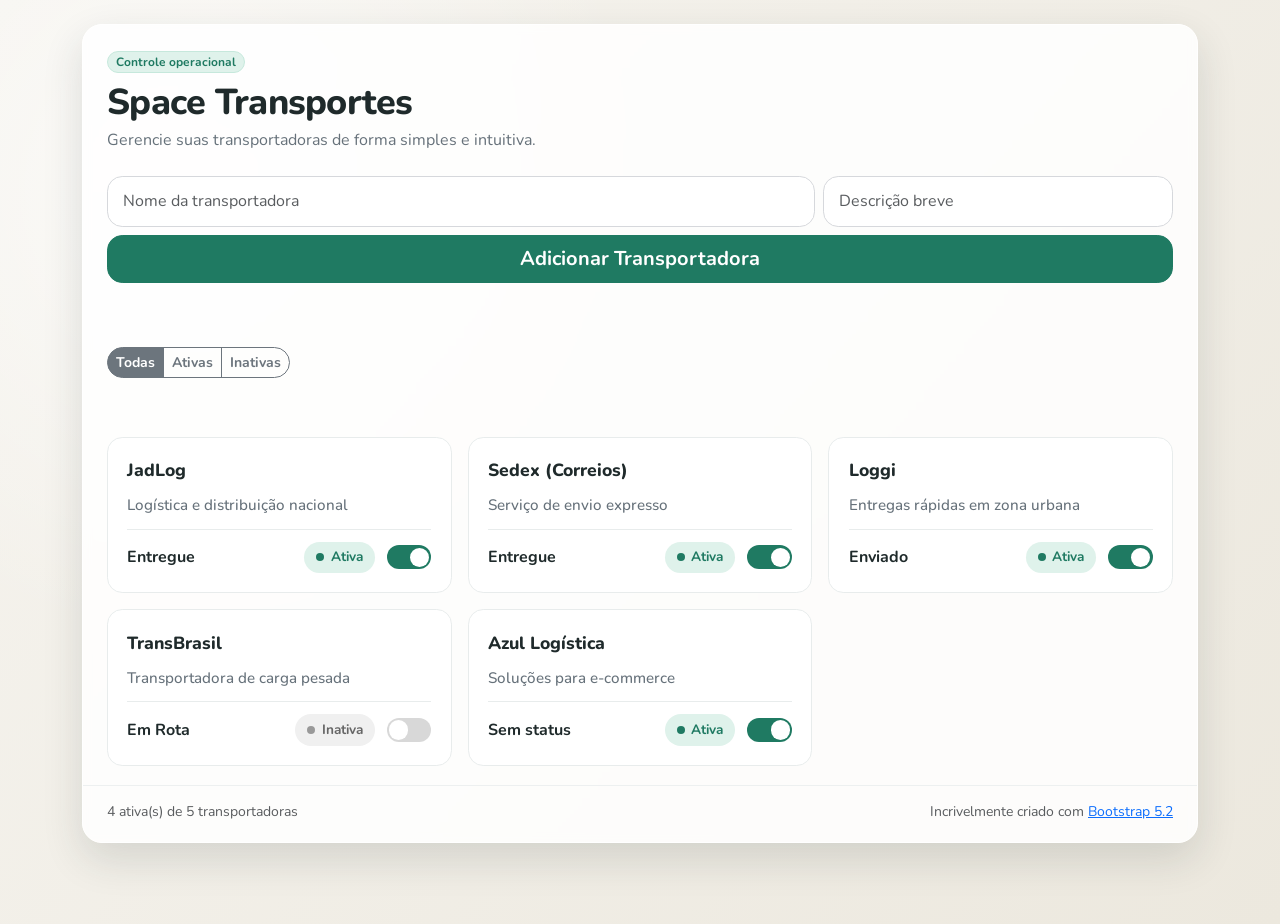
<file: index.html>
<!doctype html>
<html lang="pt-BR">

<head>
  <meta charset="UTF-8" />
  <meta name="viewport" content="width=device-width, initial-scale=1" />
  <title>Space Transportes - Gerenciador de Transportadoras</title>

  <link rel="preconnect" href="https://fonts.googleapis.com" />
  <link rel="preconnect" href="https://fonts.gstatic.com" crossorigin />
  <link href="https://fonts.googleapis.com/css2?family=Nunito:wght@500;700;800&display=swap" rel="stylesheet" />
  <link href="https://cdn.jsdelivr.net/npm/bootstrap@5.2.3/dist/css/bootstrap.min.css" rel="stylesheet"
    integrity="sha384-rbsA2VBKQhggwzxH7pPCaAqO46MgnOM80zW1RWuH61DGLwZJEdK2Kadq2F9CUG65" crossorigin="anonymous" />
  <link rel="stylesheet" href="styles.css" />
</head>

<body>
  <main class="container mt-4">
    <section class="task-card">
      <header class="task-card-header">
        <span class="badge badge-soft rounded-pill">Controle operacional</span>
        <h1 class="heading mt-2">Space Transportes</h1>
        <p class="sub mb-0">Gerencie suas transportadoras de forma simples e intuitiva.</p>
      </header>

      <form id="taskForm" class="task-form" autocomplete="off">
        <div class="row g-2">
          <div class="col-8">
            <input id="taskInput" class="form-control task-input" type="text" placeholder="Nome da transportadora"
              aria-label="Nome da transportadora" maxlength="80" required />
          </div>
          <div class="col-4">
            <input id="taskDesc" class="form-control task-input" type="text" placeholder="Descrição breve"
              aria-label="Descrição da transportadora" maxlength="60" />
          </div>
        </div>
        <div class="mt-2">
          <button class="btn btn-primary btn-lg btn-add" type="submit" style="width: 100%;">Adicionar
            Transportadora</button>
        </div>
      </form>

      <div class="toolbar d-flex align-items-center justify-content-between gap-2 flex-wrap my-5">
        <div class="btn-group btn-group-sm" role="group" aria-label="Filtros">
          <button type="button" class="btn btn-outline-secondary filter-btn active" data-filter="all">
            Todas
          </button>
          <button type="button" class="btn btn-outline-secondary filter-btn" data-filter="active">
            Ativas
          </button>
          <button type="button" class="btn btn-outline-secondary filter-btn" data-filter="done">
            Inativas
          </button>
        </div>
      </div>

      <div class="tasks-wrap">
        <ul id="taskList" class="task-list"></ul>
      </div>

      <footer class="footer-row d-flex align-items-center justify-content-between flex-wrap gap-2">
        <small id="taskCounter" class="text-muted">0 transportadoras</small>
        <small class="text-muted">Incrivelmente criado com <a
            href="https://getbootstrap.com/docs/5.0/components/buttons/" target="_blank"
            rel="noopener noreferrer">Bootstrap 5.2</a></small>
      </footer>
    </section>
  </main>

  <script>
    const STORAGE_KEY = "transporthub.carriers.v1";
    const form = document.getElementById("taskForm");
    const input = document.getElementById("taskInput");
    const descInput = document.getElementById("taskDesc");
    const taskList = document.getElementById("taskList");
    const taskCounter = document.getElementById("taskCounter");
    const filterButtons = [...document.querySelectorAll(".filter-btn")];

    let carriers = [];
    let activeFilter = "all";

    const normalize = (value) => value.trim().replace(/\s+/g, " ");

    const saveCarriers = () => {
      localStorage.setItem(STORAGE_KEY, JSON.stringify(carriers));
    };

    const loadCarriers = () => {
      try {
        const data = JSON.parse(localStorage.getItem(STORAGE_KEY) || "[]");
        if (Array.isArray(data)) {
          carriers = data
            .filter(
              (item) =>
                typeof item.name === "string" &&
                typeof item.description === "string" &&
                typeof item.active === "boolean"
            )
            .map((item) => ({
              ...item,
              status: typeof item.status === "string" ? item.status : "Sem status",
            }));
        }
      } catch {
        carriers = [];
      }
    };

    const getVisibleCarriers = () => {
      if (activeFilter === "active") {
        return carriers.filter((carrier) => carrier.active);
      }
      if (activeFilter === "done") {
        return carriers.filter((carrier) => !carrier.active);
      }
      return carriers;
    };

    const renderCounter = () => {
      const active = carriers.filter((carrier) => carrier.active).length;
      const total = carriers.length;
      const label = total === 1 ? "transportadora" : "transportadoras";
      taskCounter.textContent = `${active} ativa(s) de ${total} ${label}`;
    };

    const renderCarriers = () => {
      const visibleCarriers = getVisibleCarriers();
      taskList.innerHTML = "";

      if (!visibleCarriers.length) {
        taskList.innerHTML = '<li class="empty-state" style="grid-column: 1/-1;">Nenhuma transportadora neste filtro.</li>';
        renderCounter();
        return;
      }

      visibleCarriers.forEach((carrier) => {
        const item = document.createElement("li");
        item.className = "task-item";


        const header = document.createElement("div");
        header.className = "carrier-header";

        const name = document.createElement("p");
        name.className = "carrier-name";
        name.textContent = carrier.name;
        header.appendChild(name);

        const description = document.createElement("p");
        description.className = "carrier-description";
        description.textContent = carrier.description || "Sem descrição";

        const statusRow = document.createElement("div");
        statusRow.className = "carrier-status-row";
        const status = document.createElement("p");
        status.className = "carrier-status";
        status.textContent = carrier.status || "Sem status";
        statusRow.append(status);

        const statusBadge = document.createElement("span");
        statusBadge.className = `status-badge ${carrier.active ? "status-active" : "status-inactive"}`;
        const dot = document.createElement("span");
        dot.className = `status-dot ${carrier.active ? "active" : "inactive"}`;
        const statusText = document.createElement("span");
        statusText.textContent = carrier.active ? "Ativa" : "Inativa";
        statusBadge.append(dot, statusText);

        const toggle = document.createElement("button");
        toggle.className = `toggle-status ${carrier.active ? "active" : ""}`;
        toggle.type = "button";
        toggle.ariaLabel = `Alternar status da transportadora: ${carrier.name}`;
        toggle.addEventListener("click", () => toggleCarrier(carrier.id));

        statusRow.append(statusBadge, toggle);

        item.append(header, description, statusRow);
        taskList.appendChild(item);
      });

      renderCounter();
    };

    const addCarrier = (rawName, rawDesc) => {
      const name = normalize(rawName);
      if (!name) return;
      const description = normalize(rawDesc);

      carriers.unshift({
        id: crypto.randomUUID(),
        name,
        description,
        status: "Em Rota de Entrega",
        active: true,
      });

      saveCarriers();
      renderCarriers();
    };

    const toggleCarrier = (id) => {
      carriers = carriers.map((carrier) =>
        carrier.id === id ? { ...carrier, active: !carrier.active } : carrier
      );
      saveCarriers();
      renderCarriers();
    };

    filterButtons.forEach((button) => {
      button.addEventListener("click", () => {
        activeFilter = button.dataset.filter;
        filterButtons.forEach((btn) => btn.classList.toggle("active", btn === button));
        renderCarriers();
      });
    });

    form.addEventListener("submit", (event) => {
      event.preventDefault();
      addCarrier(input.value, descInput.value);
      input.value = "";
      descInput.value = "";
      input.focus();
    });

    loadCarriers();

    // Adicionar dados de exemplo se não houver transportadoras
    if (carriers.length === 0) {
      carriers = [
        {
          id: crypto.randomUUID(),
          name: "JadLog",
          description: "Logística e distribuição nacional",
          status: "Entregue",
          active: true,
        },
        {
          id: crypto.randomUUID(),
          name: "Sedex (Correios)",
          description: "Serviço de envio expresso",
          status: "Entregue",
          active: true,
        },
        {
          id: crypto.randomUUID(),
          name: "Loggi",
          description: "Entregas rápidas em zona urbana",
          status: "Enviado",
          active: true,
        },
        {
          id: crypto.randomUUID(),
          name: "TransBrasil",
          description: "Transportadora de carga pesada",
          status: "Em Rota",
          active: false,
        },
        {
          id: crypto.randomUUID(),
          name: "Azul Logística",
          description: "Soluções para e-commerce",
          status: "Sem status",
          active: true,
        },
      ];
      saveCarriers();
    }

    renderCarriers();
  </script>
</body>

</html>
</file>
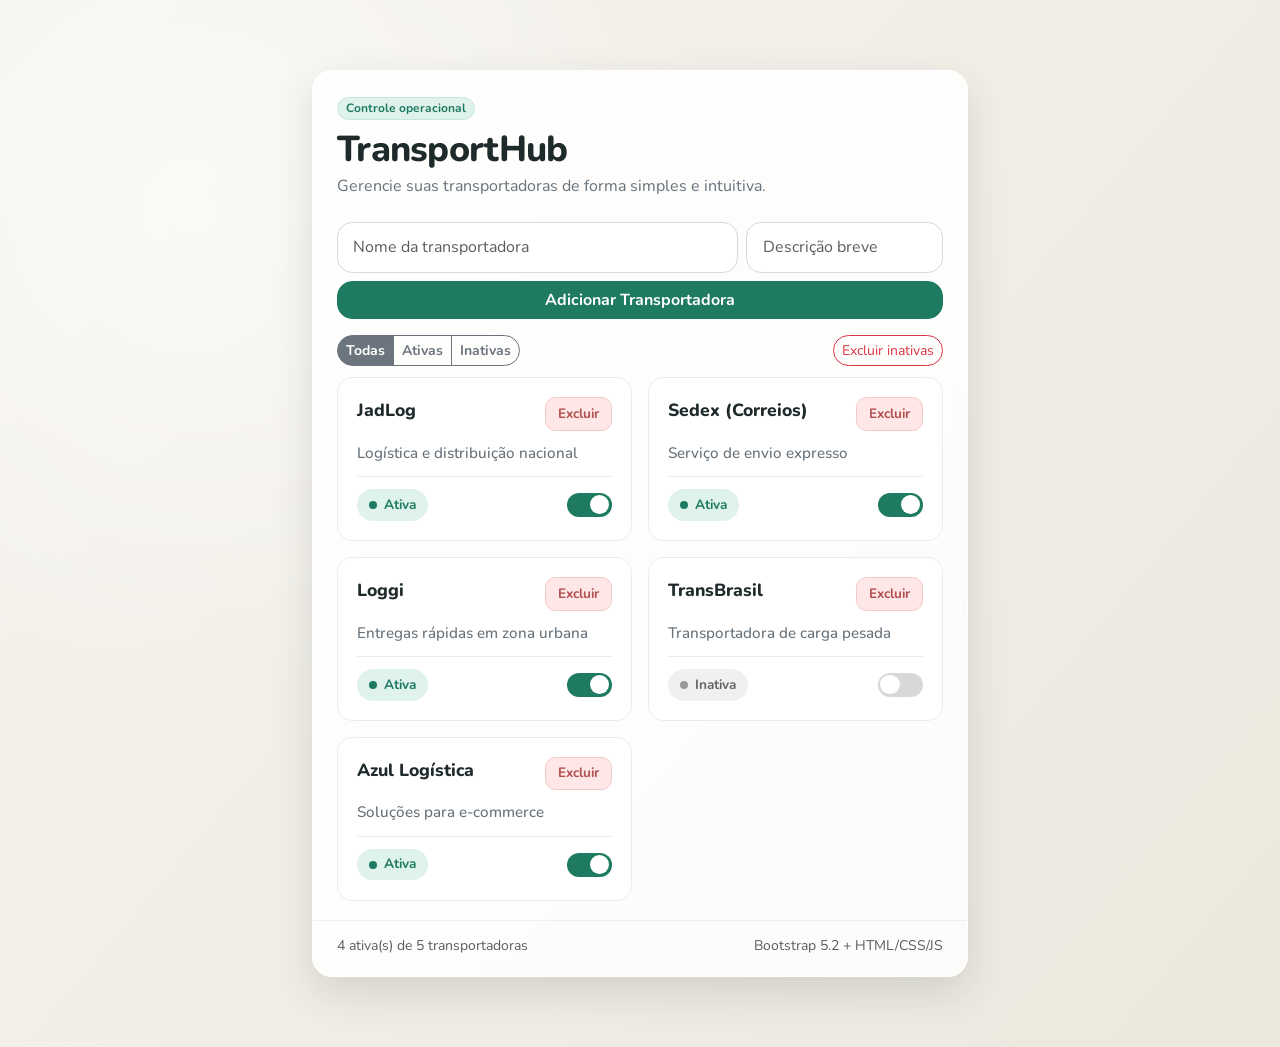
<file: cadastro.html>
<!doctype html>
<html lang="pt-BR">

<head>
  <meta charset="UTF-8" />
  <meta name="viewport" content="width=device-width, initial-scale=1" />
  <title>TransportHub - Gerenciador de Transportadoras</title>

  <link rel="preconnect" href="https://fonts.googleapis.com" />
  <link rel="preconnect" href="https://fonts.gstatic.com" crossorigin />
  <link href="https://fonts.googleapis.com/css2?family=Nunito:wght@500;700;800&display=swap" rel="stylesheet" />
  <link href="https://cdn.jsdelivr.net/npm/bootstrap@5.2.3/dist/css/bootstrap.min.css" rel="stylesheet"
    integrity="sha384-rbsA2VBKQhggwzxH7pPCaAqO46MgnOM80zW1RWuH61DGLwZJEdK2Kadq2F9CUG65" crossorigin="anonymous" />

  <style>
    :root {
      --bg-start: #f6f4ef;
      --bg-end: #ece8de;
      --card: rgba(255, 255, 255, 0.85);
      --text-main: #1f2a2b;
      --text-soft: #66717a;
      --accent: #1f7a62;
      --accent-soft: #dff2eb;
      --danger-soft: #ffe7e7;
      --shadow: 0 16px 40px rgba(36, 49, 48, 0.14);
    }

    * {
      box-sizing: border-box;
    }

    body {
      min-height: 100vh;
      font-family: "Nunito", sans-serif;
      color: var(--text-main);
      background: radial-gradient(circle at 15% 20%, #ffffff99 0%, transparent 35%),
        linear-gradient(130deg, var(--bg-start), var(--bg-end));
    }

    .shell {
      max-width: 720px;
      margin: clamp(1.25rem, 3vw, 3rem) auto;
      padding: clamp(1rem, 3vw, 2rem);
    }

    .task-card {
      border: 1px solid #ffffff;
      border-radius: 1.25rem;
      background: var(--card);
      backdrop-filter: blur(4px);
      box-shadow: var(--shadow);
      overflow: hidden;
      animation: rise 0.55s ease;
    }

    .task-card-header {
      padding: 1.5rem 1.5rem 1rem;
    }

    .badge-soft {
      color: var(--accent);
      background-color: var(--accent-soft);
      border: 1px solid #c6e8dc;
      font-weight: 700;
    }

    .heading {
      font-size: clamp(1.6rem, 4vw, 2.25rem);
      font-weight: 800;
      letter-spacing: -0.02em;
      margin-bottom: 0.2rem;
    }

    .sub {
      color: var(--text-soft);
    }

    .task-form {
      padding: 0.5rem 1.5rem 0;
    }

    .task-input {
      border-radius: 0.95rem;
      border: 1px solid #d6d8dc;
      padding: 0.78rem 0.95rem;
    }

    .task-input:focus {
      border-color: #92ccb9;
      box-shadow: 0 0 0 0.25rem #1f7a621f;
    }

    .btn-add {
      border-radius: 0.95rem;
      font-weight: 700;
      background-color: var(--accent);
      border-color: var(--accent);
    }

    .btn-add:hover,
    .btn-add:focus {
      background-color: #18624f;
      border-color: #18624f;
    }

    .toolbar {
      padding: 1rem 1.5rem 0.4rem;
    }

    .filter-btn {
      border-radius: 999px;
      font-weight: 700;
    }

    .tasks-wrap {
      padding: 0.3rem 1.5rem 1.2rem;
    }

    .task-list {
      list-style: none;
      margin: 0;
      padding: 0;
      display: grid;
      grid-template-columns: repeat(auto-fill, minmax(280px, 1fr));
      gap: 1rem;
    }

    .task-item {
      display: flex;
      flex-direction: column;
      border: 1px solid #e8ecec;
      border-radius: 0.95rem;
      padding: 1.2rem;
      background: #fff;
      animation: fadeUp 0.28s ease both;
    }

    .task-item:last-child {
      margin-bottom: 0;
    }

    .carrier-header {
      display: flex;
      justify-content: space-between;
      align-items: flex-start;
      gap: 0.75rem;
      margin-bottom: 0.75rem;
    }

    .carrier-name {
      margin: 0;
      font-weight: 800;
      font-size: 1.1rem;
      color: var(--text-main);
      flex: 1;
    }

    .carrier-description {
      margin: 0 0 0.75rem 0;
      color: var(--text-soft);
      font-weight: 500;
      font-size: 0.95rem;
      line-height: 1.4;
    }

    .carrier-status-row {
      display: flex;
      justify-content: space-between;
      align-items: center;
      gap: 0.75rem;
      padding-top: 0.75rem;
      border-top: 1px solid #e8ecec;
    }

    .carrier-status {
      margin: 0;
      min-width: 0;
      flex: 1;
      font-weight: 700;
      color: var(--text-main);
    }

    .status-badge {
      display: inline-flex;
      align-items: center;
      gap: 0.4rem;
      padding: 0.35rem 0.75rem;
      border-radius: 999px;
      font-weight: 700;
      font-size: 0.85rem;
      flex-shrink: 0;
    }

    .status-active {
      background: var(--accent-soft);
      color: var(--accent);
    }

    .status-inactive {
      background: #f0f0f0;
      color: #666;
    }

    .status-dot {
      width: 0.5rem;
      height: 0.5rem;
      border-radius: 50%;
      display: inline-block;
    }

    .status-dot.active {
      background: var(--accent);
    }

    .status-dot.inactive {
      background: #999;
    }

    .toggle-status {
      position: relative;
      display: inline-flex;
      width: 2.8rem;
      height: 1.5rem;
      background: #d8d8d8;
      border-radius: 999px;
      cursor: pointer;
      border: none;
      padding: 0;
      margin: 0;
      transition: background 0.2s ease;
      flex-shrink: 0;
    }

    .toggle-status.active {
      background: var(--accent);
    }

    .toggle-status::after {
      content: "";
      position: absolute;
      width: 1.2rem;
      height: 1.2rem;
      background: white;
      border-radius: 50%;
      top: 0.15rem;
      left: 0.15rem;
      transition: left 0.2s ease;
    }

    .toggle-status.active::after {
      left: 1.45rem;
    }

    .btn-trash {
      border: 1px solid #f0c8c8;
      color: #b24f4f;
      background: var(--danger-soft);
      border-radius: 0.65rem;
      padding: 0.35rem 0.75rem;
      font-size: 0.85rem;
      font-weight: 700;
    }

    .btn-trash:hover {
      background: #ffdcdc;
    }

    .empty-state {
      border: 1px dashed #d8dddd;
      border-radius: 0.95rem;
      color: var(--text-soft);
      padding: 1rem;
      text-align: center;
      font-weight: 700;
    }

    .footer-row {
      border-top: 1px solid #edf0f0;
      padding: 0.9rem 1.5rem 1.25rem;
    }

    @keyframes rise {
      from {
        opacity: 0;
        transform: translateY(8px);
      }

      to {
        opacity: 1;
        transform: translateY(0);
      }
    }

    @keyframes fadeUp {
      from {
        opacity: 0;
        transform: translateY(5px);
      }

      to {
        opacity: 1;
        transform: translateY(0);
      }
    }
  </style>
</head>

<body>
  <main class="shell">
    <section class="task-card">
      <header class="task-card-header">
        <span class="badge badge-soft rounded-pill">Controle operacional</span>
        <h1 class="heading mt-2">TransportHub</h1>
        <p class="sub mb-0">Gerencie suas transportadoras de forma simples e intuitiva.</p>
      </header>

      <form id="taskForm" class="task-form" autocomplete="off">
        <div class="row g-2">
          <div class="col-8">
            <input id="taskInput" class="form-control task-input" type="text" placeholder="Nome da transportadora"
              aria-label="Nome da transportadora" maxlength="80" required />
          </div>
          <div class="col-4">
            <input id="taskDesc" class="form-control task-input" type="text" placeholder="Descrição breve"
              aria-label="Descrição da transportadora" maxlength="60" />
          </div>
        </div>
        <div class="mt-2">
          <button class="btn btn-primary btn-add" type="submit" style="width: 100%;">Adicionar Transportadora</button>
        </div>
      </form>

      <div class="toolbar d-flex align-items-center justify-content-between gap-2 flex-wrap">
        <div class="btn-group btn-group-sm" role="group" aria-label="Filtros">
          <button type="button" class="btn btn-outline-secondary filter-btn active" data-filter="all">
            Todas
          </button>
          <button type="button" class="btn btn-outline-secondary filter-btn" data-filter="active">
            Ativas
          </button>
          <button type="button" class="btn btn-outline-secondary filter-btn" data-filter="done">
            Inativas
          </button>
        </div>
        <button id="clearDone" type="button" class="btn btn-sm btn-outline-danger rounded-pill">
          Excluir inativas
        </button>
      </div>

      <div class="tasks-wrap">
        <ul id="taskList" class="task-list"></ul>
      </div>

      <footer class="footer-row d-flex align-items-center justify-content-between flex-wrap gap-2">
        <small id="taskCounter" class="text-muted">0 transportadoras</small>
        <small class="text-muted">Bootstrap 5.2 + HTML/CSS/JS</small>
      </footer>
    </section>
  </main>

  <script>
    const STORAGE_KEY = "transporthub.carriers.v1";
    const form = document.getElementById("taskForm");
    const input = document.getElementById("taskInput");
    const descInput = document.getElementById("taskDesc");
    const taskList = document.getElementById("taskList");
    const taskCounter = document.getElementById("taskCounter");
    const clearDoneButton = document.getElementById("clearDone");
    const filterButtons = [...document.querySelectorAll(".filter-btn")];

    let carriers = [];
    let activeFilter = "all";

    const normalize = (value) => value.trim().replace(/\s+/g, " ");

    const saveCarriers = () => {
      localStorage.setItem(STORAGE_KEY, JSON.stringify(carriers));
    };

    const loadCarriers = () => {
      try {
        const data = JSON.parse(localStorage.getItem(STORAGE_KEY) || "[]");
        if (Array.isArray(data)) {
          carriers = data
            .filter(
              (item) =>
                typeof item.name === "string" &&
                typeof item.description === "string" &&
                typeof item.active === "boolean"
            )
            .map((item) => ({
              ...item,
              status: typeof item.status === "string" ? item.status : "Sem status",
            }));
        }
      } catch {
        carriers = [];
      }
    };

    const getVisibleCarriers = () => {
      if (activeFilter === "active") {
        return carriers.filter((carrier) => carrier.active);
      }
      if (activeFilter === "done") {
        return carriers.filter((carrier) => !carrier.active);
      }
      return carriers;
    };

    const renderCounter = () => {
      const active = carriers.filter((carrier) => carrier.active).length;
      const total = carriers.length;
      const label = total === 1 ? "transportadora" : "transportadoras";
      taskCounter.textContent = `${active} ativa(s) de ${total} ${label}`;
    };

    const renderCarriers = () => {
      const visibleCarriers = getVisibleCarriers();
      taskList.innerHTML = "";

      if (!visibleCarriers.length) {
        taskList.innerHTML = '<li class="empty-state" style="grid-column: 1/-1;">Nenhuma transportadora neste filtro.</li>';
        renderCounter();
        return;
      }

      visibleCarriers.forEach((carrier) => {
        const item = document.createElement("li");
        item.className = "task-item";

        const header = document.createElement("div");
        header.className = "carrier-header";

        const name = document.createElement("p");
        name.className = "carrier-name";
        name.textContent = carrier.name;

        const deleteBtn = document.createElement("button");
        deleteBtn.className = "btn-trash";
        deleteBtn.type = "button";
        deleteBtn.textContent = "Excluir";
        deleteBtn.ariaLabel = `Excluir transportadora: ${carrier.name}`;
        deleteBtn.addEventListener("click", () => removeCarrier(carrier.id));

        header.append(name, deleteBtn);

        const description = document.createElement("p");
        description.className = "carrier-description";
        description.textContent = carrier.description || "Sem descrição";

        const statusRow = document.createElement("div");
        statusRow.className = "carrier-status-row";

        const statusBadge = document.createElement("span");
        statusBadge.className = `status-badge ${carrier.active ? "status-active" : "status-inactive"}`;
        const dot = document.createElement("span");
        dot.className = `status-dot ${carrier.active ? "active" : "inactive"}`;
        const statusText = document.createElement("span");
        statusText.textContent = carrier.active ? "Ativa" : "Inativa";
        statusBadge.append(dot, statusText);

        const toggle = document.createElement("button");
        toggle.className = `toggle-status ${carrier.active ? "active" : ""}`;
        toggle.type = "button";
        toggle.ariaLabel = `Alternar status da transportadora: ${carrier.name}`;
        toggle.addEventListener("click", () => toggleCarrier(carrier.id));

        statusRow.append(statusBadge, toggle);

        item.append(header, description, statusRow);
        taskList.appendChild(item);
      });

      renderCounter();
    };

    const addCarrier = (rawName, rawDesc) => {
      const name = normalize(rawName);
      if (!name) return;
      const description = normalize(rawDesc);

      carriers.unshift({
        id: crypto.randomUUID(),
        name,
        description,
        status: "Em Rota de Entrega",
        active: true,
      });

      saveCarriers();
      renderCarriers();
    };

    const toggleCarrier = (id) => {
      carriers = carriers.map((carrier) =>
        carrier.id === id ? { ...carrier, active: !carrier.active } : carrier
      );
      saveCarriers();
      renderCarriers();
    };

    const removeCarrier = (id) => {
      carriers = carriers.filter((carrier) => carrier.id !== id);
      saveCarriers();
      renderCarriers();
    };

    const clearInactive = () => {
      carriers = carriers.filter((carrier) => carrier.active);
      saveCarriers();
      renderCarriers();
    };

    filterButtons.forEach((button) => {
      button.addEventListener("click", () => {
        activeFilter = button.dataset.filter;
        filterButtons.forEach((btn) => btn.classList.toggle("active", btn === button));
        renderCarriers();
      });
    });

    form.addEventListener("submit", (event) => {
      event.preventDefault();
      addCarrier(input.value, descInput.value);
      input.value = "";
      descInput.value = "";
      input.focus();
    });

    clearDoneButton.addEventListener("click", clearInactive);

    loadCarriers();
    renderCarriers();
  </script>
</body>

</html>
</file>
<file: styles.css>
:root {
      --bg-start: #f6f4ef;
      --bg-end: #ece8de;
      --card: rgba(255, 255, 255, 0.85);
      --text-main: #1f2a2b;
      --text-soft: #66717a;
      --accent: #1f7a62;
      --accent-soft: #dff2eb;
      --danger-soft: #ffe7e7;
      --shadow: 0 16px 40px rgba(36, 49, 48, 0.14);
    }

    * {
      box-sizing: border-box;
    }

    body {
      min-height: 100vh;
      font-family: "Nunito", sans-serif;
      color: var(--text-main);
      background: radial-gradient(circle at 15% 20%, #ffffff99 0%, transparent 35%),
        linear-gradient(130deg, var(--bg-start), var(--bg-end));
    }

    /* .shell {
      max-width: 720px;
      margin: clamp(1.25rem, 3vw, 3rem) auto;
      padding: clamp(1rem, 3vw, 2rem);
    } */

    .task-card {
      border: 1px solid #ffffff;
      border-radius: 1.25rem;
      background: var(--card);
      backdrop-filter: blur(4px);
      box-shadow: var(--shadow);
      overflow: hidden;
      animation: rise 0.55s ease;
    }

    .task-card-header {
      padding: 1.5rem 1.5rem 1rem;
    }

    .badge-soft {
      color: var(--accent);
      background-color: var(--accent-soft);
      border: 1px solid #c6e8dc;
      font-weight: 700;
    }

    .heading {
      font-size: clamp(1.6rem, 4vw, 2.25rem);
      font-weight: 800;
      letter-spacing: -0.02em;
      margin-bottom: 0.2rem;
    }

    .sub {
      color: var(--text-soft);
    }

    .task-form {
      padding: 0.5rem 1.5rem 0;
    }

    .task-input {
      border-radius: 0.95rem;
      border: 1px solid #d6d8dc;
      padding: 0.78rem 0.95rem;
    }

    .task-input:focus {
      border-color: #92ccb9;
      box-shadow: 0 0 0 0.25rem #1f7a621f;
    }

    .btn-add {
      border-radius: 0.95rem;
      font-weight: 700;
      background-color: var(--accent);
      border-color: var(--accent);
    }

    .btn-add:hover,
    .btn-add:focus {
      background-color: #18624f;
      border-color: #18624f;
    }

    .toolbar {
      padding: 1rem 1.5rem 0.4rem;
    }

    .filter-btn {
      border-radius: 999px;
      font-weight: 700;
    }

    .tasks-wrap {
      padding: 0.3rem 1.5rem 1.2rem;
    }

    .task-list {
      list-style: none;
      margin: 0;
      padding: 0;
      display: grid;
      grid-template-columns: repeat(auto-fill, minmax(280px, 1fr));
      gap: 1rem;
    }

    .task-item {
      display: flex;
      flex-direction: column;
      border: 1px solid #e8ecec;
      border-radius: 0.95rem;
      padding: 1.2rem;
      background: #fff;
      animation: fadeUp 0.28s ease both;
    }

    .task-item:last-child {
      margin-bottom: 0;
    }

    .carrier-header {
      display: flex;
      justify-content: space-between;
      align-items: flex-start;
      gap: 0.75rem;
      margin-bottom: 0.75rem;
    }

    .carrier-name {
      margin: 0;
      font-weight: 800;
      font-size: 1.1rem;
      color: var(--text-main);
      flex: 1;
    }

    .carrier-description {
      margin: 0 0 0.75rem 0;
      color: var(--text-soft);
      font-weight: 500;
      font-size: 0.95rem;
      line-height: 1.4;
    }

    .carrier-status-row {
      display: flex;
      justify-content: space-between;
      align-items: center;
      gap: 0.75rem;
      padding-top: 0.75rem;
      border-top: 1px solid #e8ecec;
    }

    .carrier-status {
      margin: 0;
      min-width: 0;
      flex: 1;
      font-weight: 700;
      color: var(--text-main);
    }

    .status-badge {
      display: inline-flex;
      align-items: center;
      gap: 0.4rem;
      padding: 0.35rem 0.75rem;
      border-radius: 999px;
      font-weight: 700;
      font-size: 0.85rem;
      flex-shrink: 0;
    }

    .status-active {
      background: var(--accent-soft);
      color: var(--accent);
    }

    .status-inactive {
      background: #f0f0f0;
      color: #666;
    }

    .status-dot {
      width: 0.5rem;
      height: 0.5rem;
      border-radius: 50%;
      display: inline-block;
    }

    .status-dot.active {
      background: var(--accent);
    }

    .status-dot.inactive {
      background: #999;
    }

    .toggle-status {
      position: relative;
      display: inline-flex;
      width: 2.8rem;
      height: 1.5rem;
      background: #d8d8d8;
      border-radius: 999px;
      cursor: pointer;
      border: none;
      padding: 0;
      margin: 0;
      transition: background 0.2s ease;
      flex-shrink: 0;
    }

    .toggle-status.active {
      background: var(--accent);
    }

    .toggle-status::after {
      content: "";
      position: absolute;
      width: 1.2rem;
      height: 1.2rem;
      background: white;
      border-radius: 50%;
      top: 0.15rem;
      left: 0.15rem;
      transition: left 0.2s ease;
    }

    .toggle-status.active::after {
      left: 1.45rem;
    }

    .btn-trash {
      border: 1px solid #f0c8c8;
      color: #b24f4f;
      background: var(--danger-soft);
      border-radius: 0.65rem;
      padding: 0.35rem 0.75rem;
      font-size: 0.85rem;
      font-weight: 700;
    }

    .btn-trash:hover {
      background: #ffdcdc;
    }

    .empty-state {
      border: 1px dashed #d8dddd;
      border-radius: 0.95rem;
      color: var(--text-soft);
      padding: 1rem;
      text-align: center;
      font-weight: 700;
    }

    .footer-row {
      border-top: 1px solid #edf0f0;
      padding: 0.9rem 1.5rem 1.25rem;
    }

    @keyframes rise {
      from {
        opacity: 0;
        transform: translateY(8px);
      }

      to {
        opacity: 1;
        transform: translateY(0);
      }
    }

    @keyframes fadeUp {
      from {
        opacity: 0;
        transform: translateY(5px);
      }

      to {
        opacity: 1;
        transform: translateY(0);
      }
    }
</file>
